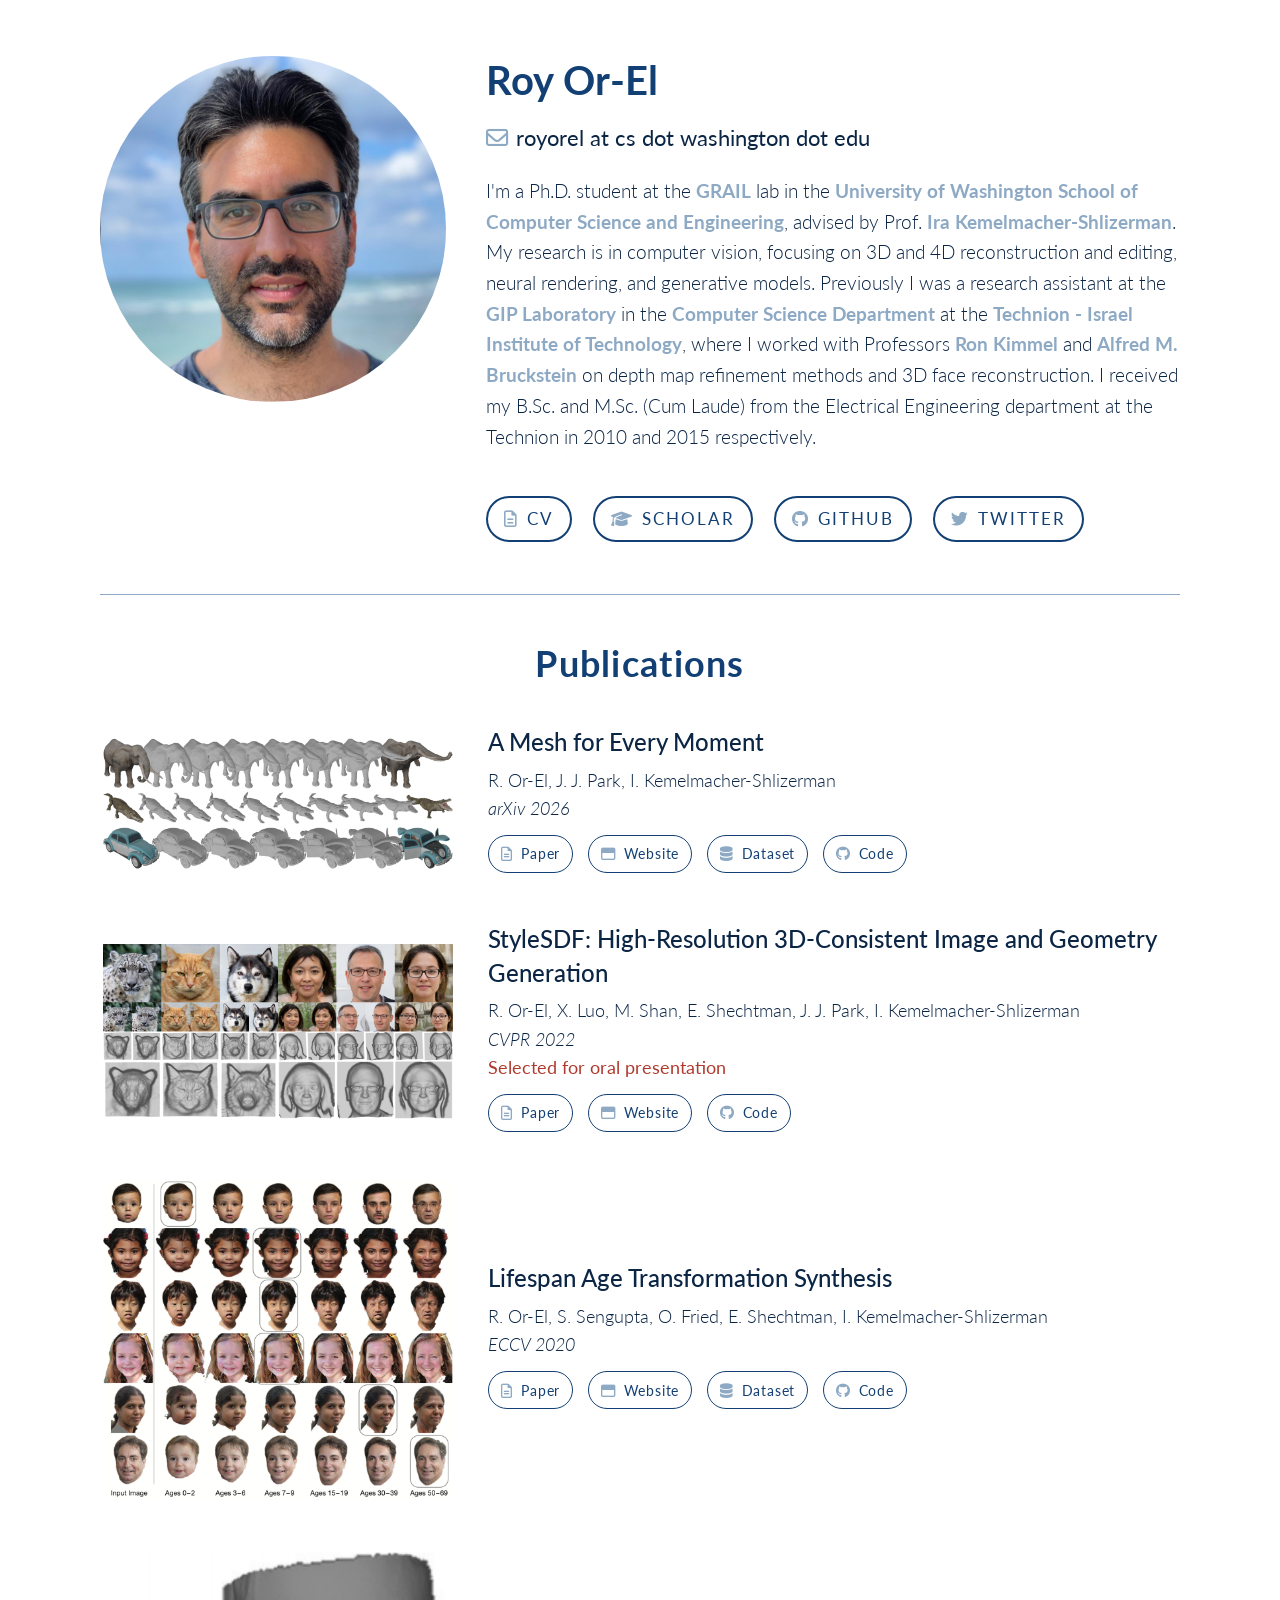
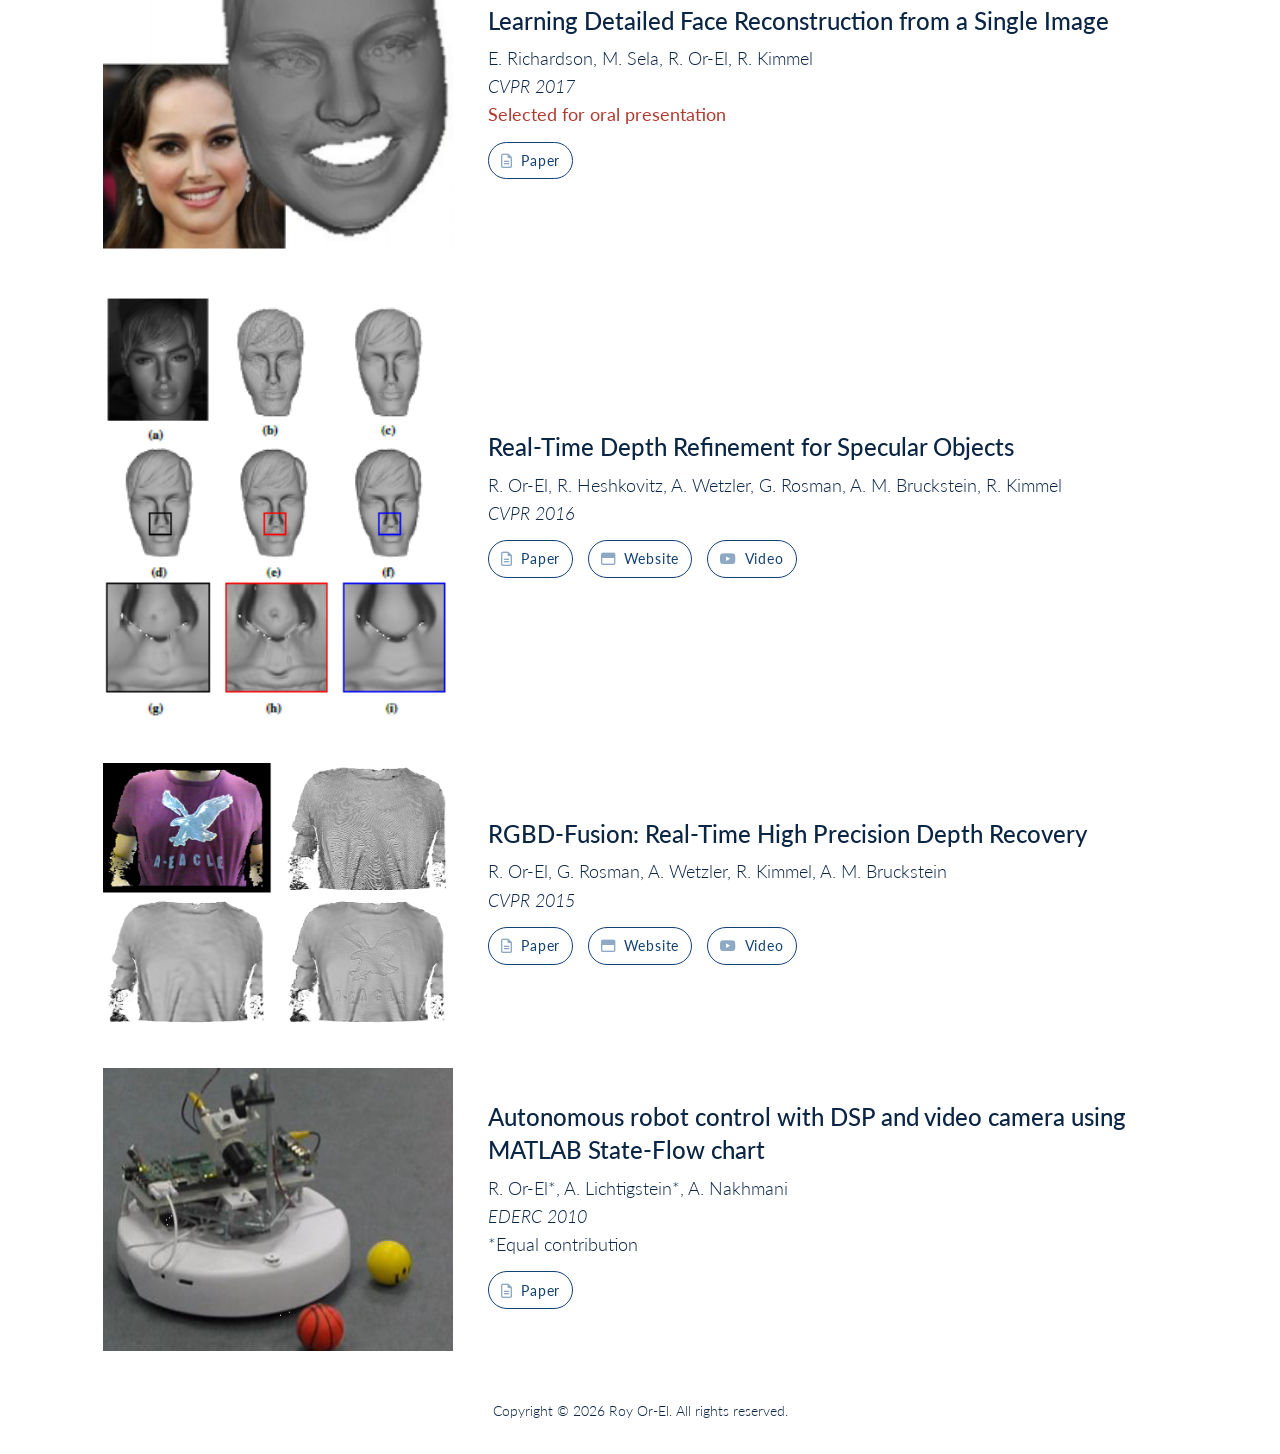
<file: index.html>
<!DOCTYPE html>
<html lang="en">
  <head>
    <meta charset="utf-8">
    <meta name="viewport" content="width=device-width, initial-scale=1">
    <title>Roy Or-El</title>
    <link rel="preconnect" href="https://fonts.googleapis.com">
    <link rel="stylesheet" href="https://fonts.googleapis.com/css2?family=Lato:wght@300;400;500;700&display=swap">
    <link rel="stylesheet" href="https://cdnjs.cloudflare.com/ajax/libs/font-awesome/6.5.2/css/all.min.css">
    <link rel="stylesheet" href="site.css">
  </head>
  <body>
    <main>

      <section class="intro">
        <div class="photo"><img src="images/avatar.png" alt="Roy Or-El"></div>
        <div class="about">
          <h1>Roy Or-El</h1>
          <p class="email"><i class="far fa-envelope icon"></i>royorel at cs dot washington dot edu</p>
          <p>I'm a Ph.D. student at the <a target="_blank" href="http://grail.cs.washington.edu/">GRAIL</a> lab in the
            <a target="_blank" href="https://www.cs.washington.edu/">University of Washington School of Computer Science and Engineering</a>,
            advised by Prof. <a target="_blank" href="https://www.irakemelmacher.com/">Ira Kemelmacher-Shlizerman</a>.
            My research is in computer vision, focusing on 3D and 4D reconstruction and editing, neural rendering, and generative models.
            Previously I was a research assistant at the <a target="_blank" href="http://gip.cs.technion.ac.il/">GIP Laboratory</a>
            in the <a target="_blank" href="http://www.cs.technion.ac.il/">Computer Science Department</a>
            at the <a target="_blank" href="http://www.technion.ac.il/">Technion - Israel Institute of Technology</a>,
            where I worked with Professors <a target="_blank" href="http://www.cs.technion.ac.il/%7Eron/">Ron Kimmel</a>
            and <a target="_blank" href="http://www.cs.technion.ac.il/%7Efreddy/">Alfred M. Bruckstein</a>
            on depth map refinement methods and 3D face reconstruction. I received my B.Sc. and M.Sc. (Cum Laude) from the Electrical Engineering department at the
            Technion in 2010 and 2015 respectively.</p>
          <div class="links">
            <a class="pill" target="_blank" href="files/roy_or_el_cv.pdf"><i class="far fa-file-alt icon"></i>CV</a>
            <a class="pill" target="_blank" href="https://scholar.google.com/citations?user=aj33FN8AAAAJ&amp;hl=en"><i class="fas fa-graduation-cap icon"></i>Scholar</a>
            <a class="pill" target="_blank" href="https://github.com/royorel"><i class="fab fa-github icon"></i>GitHub</a>
            <a class="pill" target="_blank" href="https://twitter.com/royorel"><i class="fab fa-twitter icon"></i>Twitter</a>
          </div>
        </div>
      </section>

      <hr>

      <h2>Publications</h2>

      <!-- One block per paper: thumbnail, title, authors, venue, buttons. -->
      <article class="paper">
        <a class="thumb" target="_blank" href="https://arxiv.org/abs/2611.34939"><img src="images/memo.png" alt=""></a>
        <div class="body">
          <h3>A Mesh for Every Moment</h3>
          <p class="authors">R. Or-El, J. J. Park, I. Kemelmacher-Shlizerman<br><em>arXiv 2026</em></p>
          <a class="pill small" target="_blank" href="https://arxiv.org/abs/2611.34939"><i class="far fa-file-alt icon"></i>Paper</a>
          <a class="pill small" target="_blank" href="https://memo-4d.github.io/"><i class="far fa-window-maximize icon"></i>Website</a>
          <a class="pill small" target="_blank" href="https://github.com/royorel/Blender-Moments"><i class="fas fa-database icon"></i>Dataset</a>
          <a class="pill small" target="_blank" href="https://github.com/royorel/MEMO"><i class="fab fa-github icon"></i>Code</a>
        </div>
      </article>

      <article class="paper">
        <a class="thumb" target="_blank" href="files/stylesdf.pdf"><img src="images/stylesdf.png" alt=""></a>
        <div class="body">
          <h3>StyleSDF: High-Resolution 3D-Consistent Image and Geometry Generation</h3>
          <p class="authors">R. Or-El, X. Luo, M. Shan, E. Shechtman, J. J. Park, I. Kemelmacher-Shlizerman<br><em>CVPR 2022</em><br>
            <span class="note">Selected for oral presentation</span></p>
          <a class="pill small" target="_blank" href="files/stylesdf.pdf"><i class="far fa-file-alt icon"></i>Paper</a>
          <a class="pill small" target="_blank" href="https://stylesdf.github.io/"><i class="far fa-window-maximize icon"></i>Website</a>
          <a class="pill small" target="_blank" href="https://github.com/royorel/StyleSDF"><i class="fab fa-github icon"></i>Code</a>
        </div>
      </article>

      <article class="paper">
        <a class="thumb" target="_blank" href="files/Lifespan_Age_Transformation_Synthesis.pdf"><img src="images/age_synthesis.png" alt=""></a>
        <div class="body">
          <h3>Lifespan Age Transformation Synthesis</h3>
          <p class="authors">R. Or-El, S. Sengupta, O. Fried, E. Shechtman, I. Kemelmacher-Shlizerman<br><em>ECCV 2020</em></p>
          <a class="pill small" target="_blank" href="files/Lifespan_Age_Transformation_Synthesis.pdf"><i class="far fa-file-alt icon"></i>Paper</a>
          <a class="pill small" target="_blank" href="https://grail.cs.washington.edu/projects/lifespan_age_transformation_synthesis/"><i class="far fa-window-maximize icon"></i>Website</a>
          <a class="pill small" target="_blank" href="https://github.com/royorel/FFHQ-Aging-Dataset"><i class="fas fa-database icon"></i>Dataset</a>
          <a class="pill small" target="_blank" href="https://github.com/royorel/Lifespan_Age_Transformation_Synthesis"><i class="fab fa-github icon"></i>Code</a>
        </div>
      </article>

      <article class="paper">
        <a class="thumb" target="_blank" href="files/learning-detailed-face_cvpr.pdf"><img src="images/learning-detailed-face_cvpr.png" alt=""></a>
        <div class="body">
          <h3>Learning Detailed Face Reconstruction from a Single Image</h3>
          <p class="authors">E. Richardson, M. Sela, R. Or-El, R. Kimmel<br><em>CVPR 2017</em><br>
            <span class="note">Selected for oral presentation</span></p>
          <a class="pill small" target="_blank" href="files/learning-detailed-face_cvpr.pdf"><i class="far fa-file-alt icon"></i>Paper</a>
        </div>
      </article>

      <article class="paper">
        <a class="thumb" target="_blank" href="files/specular_depth_refinement.pdf"><img src="images/specular_depth_refinement.png" alt=""></a>
        <div class="body">
          <h3>Real-Time Depth Refinement for Specular Objects</h3>
          <p class="authors">R. Or-El, R. Heshkovitz, A. Wetzler, G. Rosman, A. M. Bruckstein, R. Kimmel<br><em>CVPR 2016</em></p>
          <a class="pill small" target="_blank" href="files/specular_depth_refinement.pdf"><i class="far fa-file-alt icon"></i>Paper</a>
          <a class="pill small" target="_blank" href="https://cs.technion.ac.il/%7Eroyorel/specular_depth_refinement.html"><i class="far fa-window-maximize icon"></i>Website</a>
          <a class="pill small" target="_blank" href="https://www.youtube.com/watch?v=hoIKMitKom0"><i class="fab fa-youtube icon"></i>Video</a>
        </div>
      </article>

      <article class="paper">
        <a class="thumb" target="_blank" href="files/0577.pdf"><img src="images/rgbd_fusion.png" alt=""></a>
        <div class="body">
          <h3>RGBD-Fusion: Real-Time High Precision Depth Recovery</h3>
          <p class="authors">R. Or-El, G. Rosman, A. Wetzler, R. Kimmel, A. M. Bruckstein<br><em>CVPR 2015</em></p>
          <a class="pill small" target="_blank" href="files/0577.pdf"><i class="far fa-file-alt icon"></i>Paper</a>
          <a class="pill small" target="_blank" href="https://cs.technion.ac.il/%7Eroyorel/rgbd_fusion.html"><i class="far fa-window-maximize icon"></i>Website</a>
          <a class="pill small" target="_blank" href="https://www.youtube.com/watch?v=5nLnOTyrd-s"><i class="fab fa-youtube icon"></i>Video</a>
        </div>
      </article>

      <article class="paper">
        <a class="thumb" target="_blank" href="files/Autonomous_Robot_Control.pdf"><img src="images/robot.png" alt=""></a>
        <div class="body">
          <h3>Autonomous robot control with DSP and video camera using MATLAB State-Flow chart</h3>
          <p class="authors">R. Or-El*, A. Lichtigstein*, A. Nakhmani<br><em>EDERC 2010</em><br>*Equal contribution</p>
          <a class="pill small" target="_blank" href="files/Autonomous_Robot_Control.pdf"><i class="far fa-file-alt icon"></i>Paper</a>
        </div>
      </article>

      <footer>Copyright © 2026 Roy Or-El. All rights reserved.</footer>

    </main>
  </body>
</html>
</file>
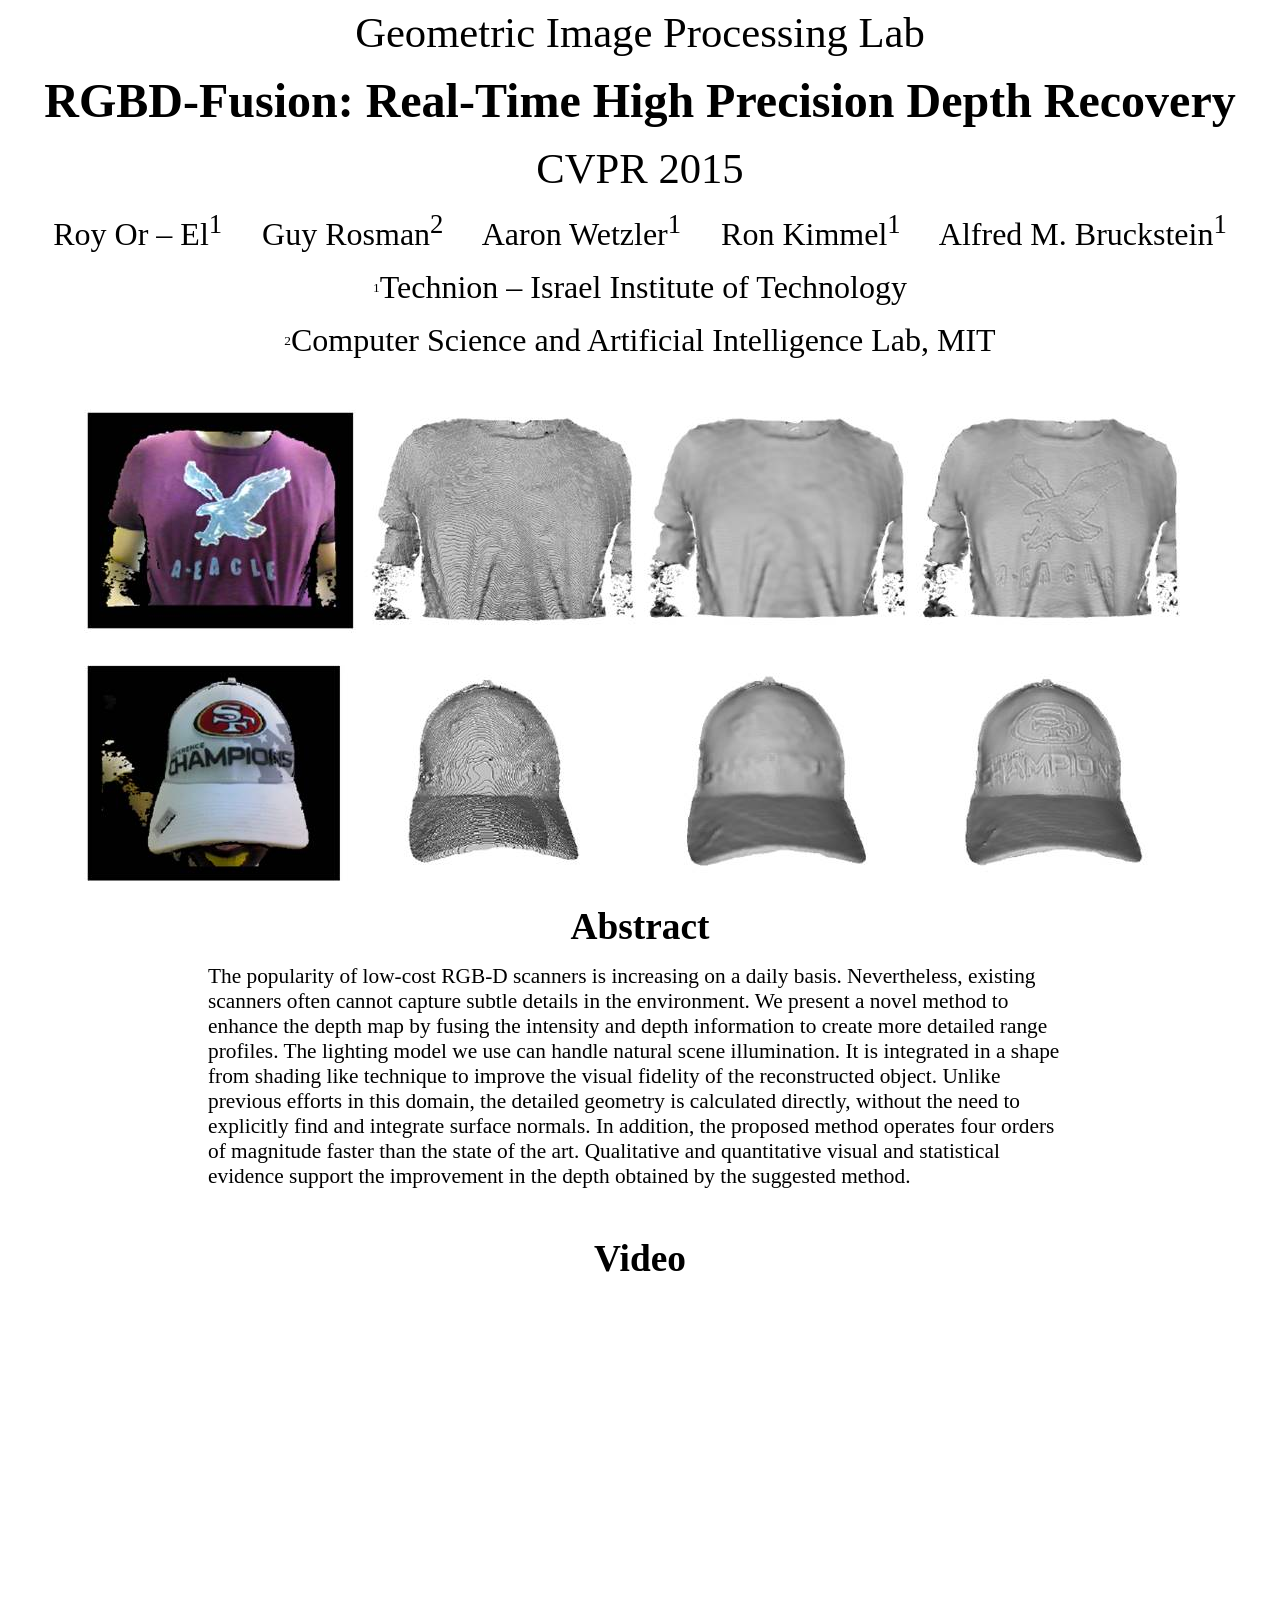
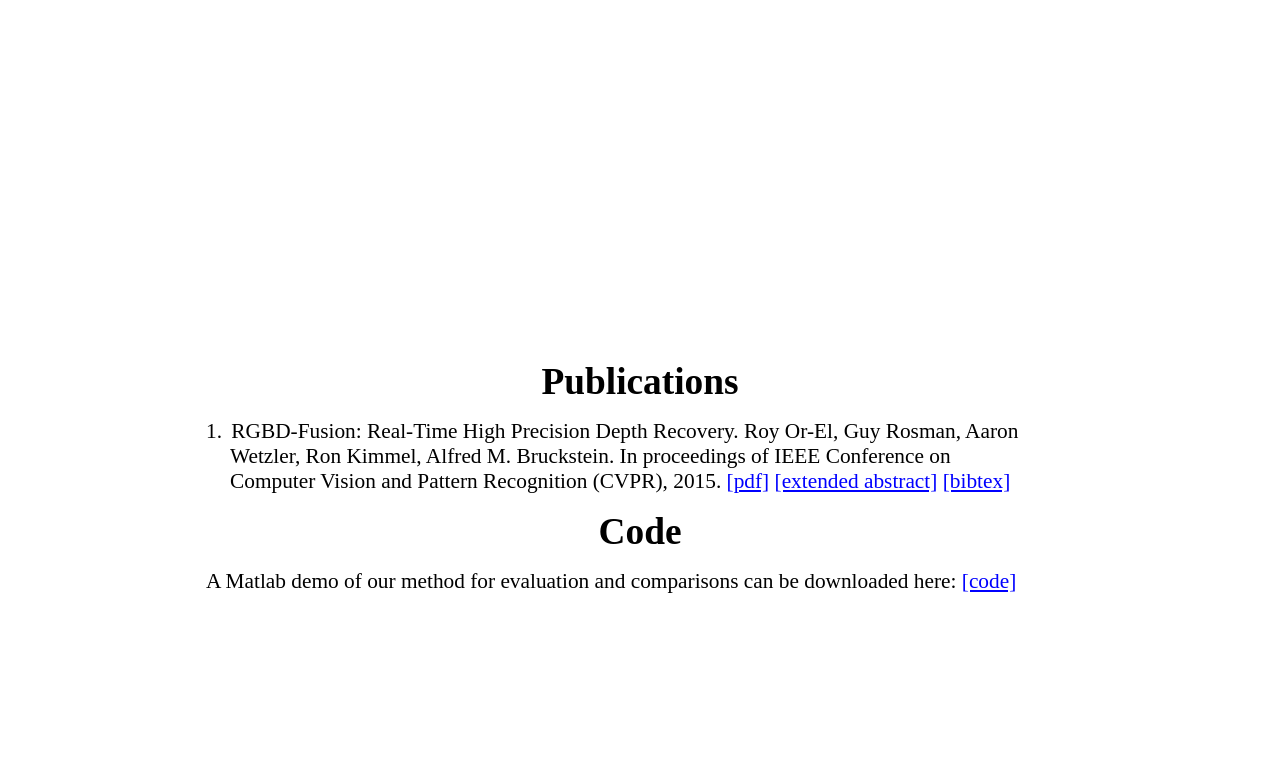
<file: rgbd_fusion.html>
<html xmlns:v="urn:schemas-microsoft-com:vml"
xmlns:o="urn:schemas-microsoft-com:office:office"
xmlns:w="urn:schemas-microsoft-com:office:word"
xmlns:m="http://schemas.microsoft.com/office/2004/12/omml"
xmlns="http://www.w3.org/TR/REC-html40">

<head>
<meta http-equiv=Content-Type content="text/html; charset=windows-1252">
<meta name=ProgId content=Word.Document>
<meta name=Generator content="Microsoft Word 14">
<meta name=Originator content="Microsoft Word 14">
<link rel=File-List href="rgbd_fusion_files/filelist.xml">
<link rel=Edit-Time-Data href="rgbd_fusion_files/editdata.mso">
<!--[if !mso]>
<style>
v\:* {behavior:url(#default#VML);}
o\:* {behavior:url(#default#VML);}
w\:* {behavior:url(#default#VML);}
.shape {behavior:url(#default#VML);}
</style>
<![endif]-->
<title>RGBD-Fusion</title>
<!--[if gte mso 9]><xml>
 <o:DocumentProperties>
  <o:Author>Roy Or-El</o:Author>
  <o:LastAuthor>Roy Or-El</o:LastAuthor>
  <o:Revision>2</o:Revision>
  <o:TotalTime>17</o:TotalTime>
  <o:Created>2015-04-16T21:29:00Z</o:Created>
  <o:LastSaved>2015-04-16T21:29:00Z</o:LastSaved>
  <o:Pages>2</o:Pages>
  <o:Words>288</o:Words>
  <o:Characters>1644</o:Characters>
  <o:Lines>13</o:Lines>
  <o:Paragraphs>3</o:Paragraphs>
  <o:CharactersWithSpaces>1929</o:CharactersWithSpaces>
  <o:Version>14.00</o:Version>
 </o:DocumentProperties>
</xml><![endif]-->
<link rel=themeData href="rgbd_fusion_files/themedata.thmx">
<link rel=colorSchemeMapping href="rgbd_fusion_files/colorschememapping.xml">

</head>

<body lang=EN-US link=blue vlink=purple style='tab-interval:.5in'>

<div class=WordSection1>

<p class=MsoNormal align=center style='mso-margin-top-alt:auto;mso-margin-bottom-alt:
auto;text-align:center'><span style='font-size:32.0pt'>Geometric Image
Processing Lab</span></p>

<p class=MsoNormal align=center style='mso-margin-top-alt:auto;mso-margin-bottom-alt:
auto;text-align:center'><b><span style='font-size:36.0pt'>RGBD-Fusion:
Real-Time High Precision Depth Recovery</span></b></p>

<p class=MsoNormal align=center style='mso-margin-top-alt:auto;mso-margin-bottom-alt:
auto;text-align:center'><span style='font-size:32.0pt'>CVPR 2015</span></p>

<p class=MsoNormal align=center style='mso-margin-top-alt:auto;mso-margin-bottom-alt:
auto;text-align:center'><span style='font-size:24.0pt'>Roy <span class=GramE><span
class=grame>Or</span></span> � El<sup>1</sup>&nbsp;&nbsp;&nbsp;&nbsp;&nbsp;Guy
Rosman<sup>2</sup>&nbsp;&nbsp; &nbsp;&nbsp;Aaron Wetzler<sup>1</sup>&nbsp;
&nbsp;&nbsp;&nbsp;Ron Kimmel<sup>1</sup>&nbsp;&nbsp; &nbsp;&nbsp;Alfred M.
Bruckstein<sup>1</sup></span></p>

<p class=MsoNormal align=center style='mso-margin-top-alt:auto;text-align:center'><sup>1</sup><span
style='font-size:24.0pt'>Technion � Israel Institute of Technology</span></p>

<p class=MsoNormal align=center style='mso-margin-top-alt:auto;text-align:center'><sup>2</sup><span
style='font-size:24.0pt'>Computer Science and Artificial Intelligence Lab, MIT</span></p>

<p class=MsoNormal align=center style='mso-margin-top-alt:auto;text-align:center'>&nbsp;</p>

<p class=MsoNormal align=center style='mso-margin-top-alt:auto;mso-margin-bottom-alt:
auto;text-align:center'><span style='mso-no-proof:yes'><img width=1113
height=480 id="_x0000_i1025" src="projectpage/image001.jpg"></span></p>

<p class=MsoNormal align=center style='mso-margin-top-alt:auto;mso-margin-bottom-alt:
auto;text-align:center'><b><span style='font-size:28.0pt'>Abstract</span></b></p>

<p class=MsoNormal style='margin-top:0in;margin-right:150.0pt;margin-bottom:
0in;margin-left:150.0pt;margin-bottom:.0001pt;text-autospace:none'><span
style='font-size:16.0pt'>The popularity of low-cost RGB-D scanners is
increasing on a daily basis. Nevertheless, existing scanners often cannot
capture subtle details in the environment. We present a novel method to enhance
the depth map by fusing the intensity and depth information to create more
detailed range profiles. The lighting model we use can handle natural scene
illumination. It is integrated in a shape from shading like technique to
improve the visual fidelity of the reconstructed object. Unlike previous
efforts in this domain, the detailed geometry is calculated directly, without
the need to explicitly find and integrate surface <span class=SpellE><span
class=spelle>normals</span></span>. In addition, the proposed method operates
four orders of magnitude faster than the state of the art. Qualitative and
quantitative visual and statistical evidence support the improvement in the
depth obtained by the suggested method.<o:p></o:p></span></p>

<p class=MsoNormal style='mso-margin-top-alt:auto;text-autospace:none'><span
style='font-size:10.0pt'>&nbsp;</span></p>

<p class=MsoNormal align=center style='mso-margin-top-alt:auto;mso-margin-bottom-alt:
auto; text-align:center; text-autospace:none'><b><span style='font-size:28.0pt'>Video<o:p></o:p></span></b></p>

<p class=MsoNormal align=center style='mso-margin-top-alt:auto;text-align:center;
text-autospace:none'><span style='font-size:14.0pt'>

<center><iframe width=1120 height=630 
 src="https://www.youtube.com/embed/5nLnOTyrd-s?rel=0" frameborder=0
 allowfullscreen>
</iframe></center>

&nbsp;</span></p>

<p class=MsoNormal align=center style='mso-margin-top-alt:auto;mso-margin-bottom-alt:
auto;text-align:center;text-autospace:none'><b><span style='font-size:28.0pt'>Publications<o:p></o:p></span></b></p>

<p class=MsoListParagraph style='margin-top:0in;margin-right:173.25pt;
margin-bottom:0in;margin-left:166.5pt;margin-bottom:.0001pt;mso-add-space:auto;
text-indent:-.25in;mso-list:l0 level1 lfo2;tab-stops:list .5in'><![if !supportLists]><span
style='font-size:16.0pt;font-family:"Calibri","sans-serif";mso-ascii-theme-font:
minor-latin;mso-fareast-font-family:Calibri;mso-fareast-theme-font:minor-latin;
mso-hansi-theme-font:minor-latin;mso-bidi-font-family:Calibri;mso-bidi-theme-font:
minor-latin'><span style='mso-list:Ignore'>1.<span style='font:7.0pt "Times New Roman"'>&nbsp;&nbsp;&nbsp;
</span></span></span><![endif]><span dir=LTR></span><span style='font-size:
16.0pt;font-family:"Calibri","sans-serif";mso-ascii-theme-font:minor-latin;
mso-hansi-theme-font:minor-latin'>RGBD-Fusion: Real-Time High Precision Depth
Recovery. Roy Or-El, Guy <span class=SpellE><span class=spelle><span
style='font-family:"Calibri","sans-serif";mso-ascii-theme-font:minor-latin;
mso-hansi-theme-font:minor-latin'>Rosman</span></span></span>, Aaron <span
class=SpellE><span class=spelle><span style='font-family:"Calibri","sans-serif";
mso-ascii-theme-font:minor-latin;mso-hansi-theme-font:minor-latin'>Wetzler</span></span></span>,
Ron Kimmel, Alfred M. <span class=SpellE><span class=spelle><span
style='font-family:"Calibri","sans-serif";mso-ascii-theme-font:minor-latin;
mso-hansi-theme-font:minor-latin'>Bruckstein</span></span></span>. In
proceedings of IEEE Conference on Computer Vision and Pattern Recognition
(CVPR), 2015. </span><span style='font-size:16.0pt'><a
href="projectpage/rgbd_fusion.pdf" target="_blank">[pdf]</a> <a
href="projectpage/rgbd_fusion_ext.pdf" target="_blank">[extended abstract]</a> <a
href="rgbd_fusion_bib.bib" target="_blank" title=bibtex>[bibtex]</a></span><span
style='font-size:16.0pt;font-family:"Calibri","sans-serif";mso-ascii-theme-font:
minor-latin;mso-hansi-theme-font:minor-latin'><o:p></o:p></span></p>

<p class=MsoNormal align=center style='mso-margin-top-alt:auto;mso-margin-bottom-alt:
auto;text-align:center;text-autospace:none'><b><span style='font-size:28.0pt'>Code<o:p></o:p></span></b></p>

<p class=MsoNormal style='margin-left:148.5pt;text-autospace:none'><span
style='font-size:16.0pt;font-family:"Calibri","sans-serif";mso-ascii-theme-font:
minor-latin;mso-hansi-theme-font:minor-latin'>A <span class=SpellE><span
class=spelle><span style='font-family:"Calibri","sans-serif";mso-ascii-theme-font:
minor-latin;mso-hansi-theme-font:minor-latin'>Matlab</span></span></span> demo
of our method for evaluation and comparisons can be downloaded here:</span><span
style='font-size:16.0pt'>&nbsp;<a href="projectpage/rgbd_fusion.zip">[code]</a></span></p>

<p class=MsoNormal align=center style='mso-margin-top-alt:auto;text-align:center;
text-autospace:none'><span style='font-size:16.0pt;font-family:"Calibri","sans-serif";
mso-ascii-theme-font:minor-latin;mso-hansi-theme-font:minor-latin'><o:p>&nbsp;</o:p></span></p>

<p class=MsoNormal align=center style='mso-margin-top-alt:auto;text-align:center;
text-autospace:none'><o:p>&nbsp;</o:p></p>

<p class=MsoNormal align=center style='mso-margin-top-alt:auto;text-align:center;
text-autospace:none'>&nbsp;</p>

<p class=MsoNormal style='mso-margin-top-alt:auto;text-autospace:none'><span
style='font-size:10.0pt;font-family:"NimbusRomNo9L-ReguItal","serif"'>&nbsp;</span></p>

<p class=MsoNormal align=center style='mso-margin-top-alt:auto;text-align:center;
text-autospace:none'>&nbsp;</p>

</div>

</body>

</html>
</file>
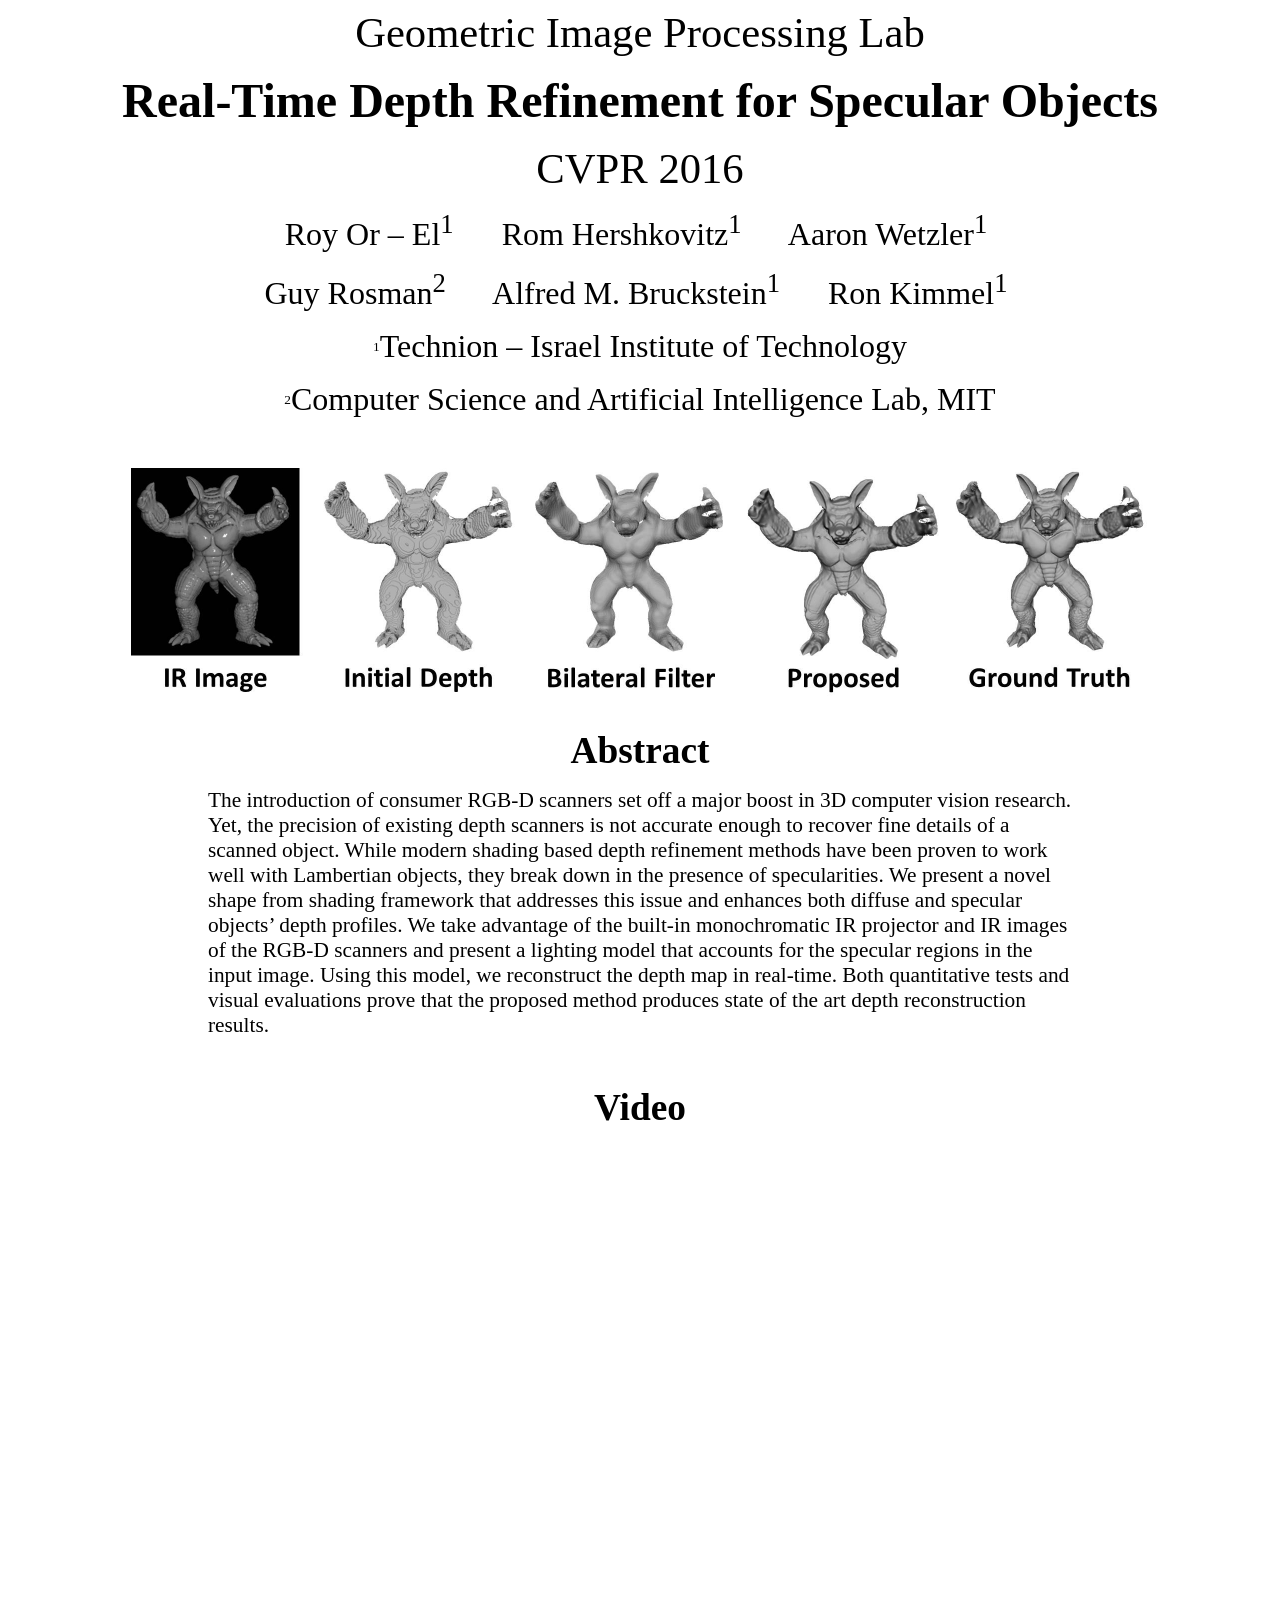
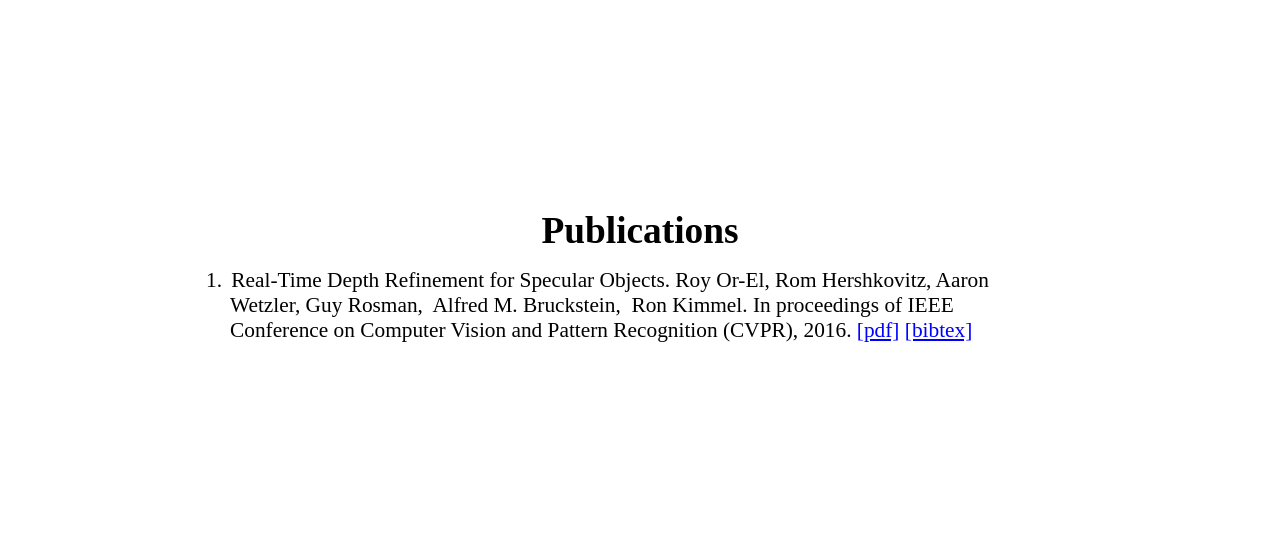
<file: specular_depth_refinement.html>
<html xmlns:v="urn:schemas-microsoft-com:vml" xmlns:o="urn:schemas-microsoft-com:office:office"

  xmlns:w="urn:schemas-microsoft-com:office:word" xmlns:m="http://schemas.microsoft.com/office/2004/12/omml"

  xmlns="http://www.w3.org/TR/REC-html40">
  <head>
    <meta content="text/html; charset=windows-1252" http-equiv="content-type">
    <meta name="ProgId" content="Word.Document">
    <meta name="Generator" content="Microsoft Word 14">
    <meta name="Originator" content="Microsoft Word 14">
    <link rel="File-List" href="rgbd_fusion_files/filelist.xml">
    <link rel="Edit-Time-Data" href="rgbd_fusion_files/editdata.mso">
    <!--[if !mso]>
<style>v\:* {behavior:url(#default#VML);}o\:* {behavior:url(#default#VML);}w\:* {behavior:url(#default#VML);}.shape {behavior:url(#default#VML);}</style><![endif]-->
    <title>Real-Time Depth Refinement for Specular Objects</title>
    <!--[if gte mso 9]><xml>
 <o:DocumentProperties>  <o:Author>Roy Or-El</o:Author>  <o:LastAuthor>Roy Or-El</o:LastAuthor>  <o:Revision>2</o:Revision>  <o:TotalTime>17</o:TotalTime>  <o:Created>2015-04-16T21:29:00Z</o:Created>  <o:LastSaved>2015-04-16T21:29:00Z</o:LastSaved>  <o:Pages>2</o:Pages>  <o:Words>288</o:Words>  <o:Characters>1644</o:Characters>  <o:Lines>13</o:Lines>  <o:Paragraphs>3</o:Paragraphs>  <o:CharactersWithSpaces>1929</o:CharactersWithSpaces>  <o:Version>14.00</o:Version> </o:DocumentProperties></xml><![endif]-->
    <link rel="themeData" href="rgbd_fusion_files/themedata.thmx">
    <link rel="colorSchemeMapping" href="rgbd_fusion_files/colorschememapping.xml">
  </head>
  <body style="       tab-interval:.5in" lang="EN-US" link="blue" vlink="purple">
    <div class="WordSection1">
      <p class="MsoNormal" style="mso-margin-top-alt:auto;mso-margin-bottom-alt:
auto;text-align:center" align="center"><span style="font-size:32.0pt">Geometric
          Image Processing Lab</span></p>
      <p class="MsoNormal" style="mso-margin-top-alt:auto;mso-margin-bottom-alt:
auto;text-align:center" align="center"><b><span style="font-size:36.0pt">Real-Time
            Depth Refinement for Specular Objects<br>
          </span></b></p>
      <p class="MsoNormal" style="mso-margin-top-alt:auto;mso-margin-bottom-alt:
auto;text-align:center" align="center"><span style="font-size:32.0pt">CVPR 2016</span></p>
      <p class="MsoNormal" style="mso-margin-top-alt:auto;mso-margin-bottom-alt:
auto;text-align:center" align="center"><span style="font-size:24.0pt">Roy <span

            class="GramE"><span class="grame">Or</span></span> � El<sup>1</sup>&nbsp;&nbsp;&nbsp;&nbsp;&nbsp;
          Rom Hershkovitz</span><span style="font-size:24.0pt"><span style="font-size:24.0pt"><sup>1</sup></span>&nbsp;&nbsp;&nbsp;&nbsp;&nbsp;
          Aaron Wetzler<sup>1</sup>&nbsp; </span><span style="font-size:24.0pt"><span

            style="font-size:24.0pt"><br>
          </span></span></p>
      <p class="MsoNormal" style="mso-margin-top-alt:auto;mso-margin-bottom-alt:
auto;text-align:center" align="center"><span style="font-size:24.0pt"><span style="font-size:24.0pt">Guy
            Rosman<sup>2</sup></span>&nbsp;&nbsp;&nbsp;&nbsp;&nbsp; Alfred M.
          Bruckstein<sup>1</sup></span><span style="font-size:24.0pt">&nbsp;&nbsp;&nbsp;&nbsp;&nbsp;
          Ron Kimmel<sup>1</sup>&nbsp; </span></p>
      <p class="MsoNormal" style="mso-margin-top-alt:auto;text-align:center" align="center"><sup>1</sup><span

          style="font-size:24.0pt">Technion � Israel Institute of Technology</span></p>
      <p class="MsoNormal" style="mso-margin-top-alt:auto;text-align:center" align="center"><sup>2</sup><span

          style="font-size:24.0pt">Computer Science and Artificial Intelligence
          Lab, MIT</span></p>
      <p class="MsoNormal" style="mso-margin-top-alt:auto;text-align:center" align="center">&nbsp;</p>
      <p class="MsoNormal" style="mso-margin-top-alt:auto;mso-margin-bottom-alt:
auto;text-align:center" align="center"><span style="mso-no-proof:yes"><img 
            src="projectpage/spec_refinement_image.jpg" height="245" width="1019"></span></p>
      <p class="MsoNormal" style="mso-margin-top-alt:auto;mso-margin-bottom-alt:
auto;text-align:center" align="center"><b><span style="font-size:28.0pt">Abstract</span></b></p>
      <p class="MsoNormal" style="margin-top:0in;margin-right:150.0pt;margin-bottom:
0in;margin-left:150.0pt;margin-bottom:.0001pt;text-autospace:none"><span style="font-size:16.0pt">The
          introduction of consumer RGB-D scanners set off a major boost in 3D
          computer vision research. Yet, the precision of existing depth
          scanners is not accurate enough to recover fine details of a scanned
          object. While modern shading based depth refinement methods have been
          proven to work well with Lambertian objects, they break down in the
          presence of specularities. We present a novel shape from shading
          framework that addresses this issue and enhances both diffuse and
          specular objects� depth profiles. We take advantage of the built-in
          monochromatic IR projector and IR images of the RGB-D scanners and
          present a lighting model that accounts for the specular regions in the input image. Using
          this model, we reconstruct the depth map in real-time. Both
          quantitative tests and visual evaluations prove that the proposed
          method produces state of the art depth reconstruction results.<br>
          <span style="font-size:16.0pt"><o:p></o:p></span></span></p>
      <p class="MsoNormal" style="mso-margin-top-alt:auto;text-autospace:none"><span

          style="font-size:10.0pt">&nbsp;</span></p>
      <p class="MsoNormal" style="mso-margin-top-alt:auto;mso-margin-bottom-alt:
auto; text-align:center; text-autospace:none" align="center"><b><span style="font-size:28.0pt">Video<o:p></o:p></span></b></p>
      <p class="MsoNormal" style="mso-margin-top-alt:auto;text-align:center;
text-autospace:none" align="center"><span style="font-size:14.0pt"> </span></p>
      <center><iframe src="https://www.youtube.com/embed/hoIKMitKom0?rel=0" allowfullscreen=""

          frameborder="0" height="630" width="1120"></iframe></center>
      &nbsp;
      <p class="MsoNormal" style="mso-margin-top-alt:auto;mso-margin-bottom-alt:
auto;text-align:center;text-autospace:none" align="center"><b><span style="font-size:28.0pt">Publications<o:p></o:p></span></b></p>
      <p class="MsoListParagraph" style="margin-top:0in;margin-right:173.25pt;
margin-bottom:0in;margin-left:166.5pt;margin-bottom:.0001pt;mso-add-space:auto;text-indent:-.25in;mso-list:l0 level1 lfo2;tab-stops:list .5in"><!--[if !supportLists]--><span

          style="font-size:16.0pt;font-family:&quot;Calibri&quot;,&quot;sans-serif&quot;;mso-ascii-theme-font:
minor-latin;mso-fareast-font-family:Calibri;mso-fareast-theme-font:minor-latin;mso-hansi-theme-font:minor-latin;mso-bidi-font-family:Calibri;mso-bidi-theme-font:minor-latin"><span

            style="mso-list:Ignore">1.<span style="font:7.0pt &quot;Times New Roman&quot;">&nbsp;&nbsp;&nbsp;
              </span></span></span><!--[endif]--><span dir="LTR"></span><span style="font-size:
16.0pt;font-family:&quot;Calibri&quot;,&quot;sans-serif&quot;;mso-ascii-theme-font:minor-latin;mso-hansi-theme-font:minor-latin">Real-Time
          Depth Refinement for Specular Objects. Roy Or-El, Rom Hershkovitz, </span><span

          style="font-size:
16.0pt;font-family:&quot;Calibri&quot;,&quot;sans-serif&quot;;mso-ascii-theme-font:minor-latin;mso-hansi-theme-font:minor-latin"><span

            style="font-size:
16.0pt;font-family:&quot;Calibri&quot;,&quot;sans-serif&quot;;mso-ascii-theme-font:minor-latin;mso-hansi-theme-font:minor-latin">Aaron
            <span class="SpellE"><span class="spelle"><span style="font-family:&quot;Calibri&quot;,&quot;sans-serif&quot;;
mso-ascii-theme-font:minor-latin;mso-hansi-theme-font:minor-latin">Wetzler</span></span></span>,
          </span>Guy <span class="SpellE"><span class="spelle"><span style="font-family:&quot;Calibri&quot;,&quot;sans-serif&quot;;mso-ascii-theme-font:minor-latin;
mso-hansi-theme-font:minor-latin">Rosman</span></span></span>,&nbsp; Alfred M. <span

            class="SpellE"><span class="spelle"><span style="font-family:&quot;Calibri&quot;,&quot;sans-serif&quot;;mso-ascii-theme-font:minor-latin;
mso-hansi-theme-font:minor-latin">Bruckstein</span></span></span>,&nbsp;</span><span

          style="font-size:
16.0pt;font-family:&quot;Calibri&quot;,&quot;sans-serif&quot;;mso-ascii-theme-font:minor-latin;mso-hansi-theme-font:minor-latin"><span

            style="font-size:
16.0pt;font-family:&quot;Calibri&quot;,&quot;sans-serif&quot;;mso-ascii-theme-font:minor-latin;mso-hansi-theme-font:minor-latin">
            Ron Kimmel. </span> In proceedings of IEEE Conference on Computer
          Vision and Pattern Recognition (CVPR), 2016. </span><span style="font-size:16.0pt"><a

            href="projectpage/specular_depth_refinement.pdf" target="_blank">[pdf]</a>
          <a href="specular_depth_refinement_bib.bib" target="_blank" title="bibtex">[bibtex]</a></span><span

          style="font-size:16.0pt;font-family:&quot;Calibri&quot;,&quot;sans-serif&quot;;mso-ascii-theme-font:
minor-latin;mso-hansi-theme-font:minor-latin"><o:p></o:p></span></p>
      <p class="MsoNormal" style="mso-margin-top-alt:auto;text-align:center;
text-autospace:none" align="center"><span style="font-size:16.0pt;font-family:&quot;Calibri&quot;,&quot;sans-serif&quot;;
mso-ascii-theme-font:minor-latin;mso-hansi-theme-font:minor-latin"><o:p>&nbsp;</o:p></span></p>
      <p class="MsoNormal" style="mso-margin-top-alt:auto;text-align:center;
text-autospace:none" align="center"><o:p>&nbsp;</o:p></p>
      <p class="MsoNormal" style="mso-margin-top-alt:auto;text-align:center;
text-autospace:none" align="center">&nbsp;</p>
      <p class="MsoNormal" style="mso-margin-top-alt:auto;text-autospace:none"><span

          style="font-size:10.0pt;font-family:&quot;NimbusRomNo9L-ReguItal&quot;,&quot;serif&quot;">&nbsp;</span></p>
      <p class="MsoNormal" style="mso-margin-top-alt:auto;text-align:center;
text-autospace:none" align="center">&nbsp;</p>
    </div>
  </body>
</html>
</file>
<file: site.css>
/* Layout and colors after https://jjparkcv.github.io/ */

:root {
  --navy: #134074;
  --ink: #0b2545;
  --slate: #8da9c4;
}

* { box-sizing: border-box; }

body {
  margin: 0;
  padding: 3.5rem 16px 2rem;
  background: #fff;
  color: var(--ink);
  font-family: "Lato", sans-serif;
  font-weight: 300;
  font-size: 1.2rem;
  line-height: 1.6;
}

main { max-width: 1080px; margin: 0 auto; }

a { color: var(--slate); font-weight: 700; text-decoration: none; }
a:hover { text-decoration: underline; }

h1, h2 { color: var(--navy); font-weight: 700; }
h1 { font-size: 2.5rem; margin: 0 0 1rem; line-height: 1.2; }
h2 { font-size: 2.25rem; letter-spacing: .08rem; text-align: center; margin: 0 0 2rem; }

hr { margin: 2.5rem 0; border: 0; border-top: 1px solid var(--slate); }

.icon { color: var(--slate); padding-right: 8px; }

/* Header */

.intro { display: flex; gap: 2.5rem; align-items: flex-start; }
.intro .photo { flex: 0 0 32%; }
.intro .photo img { width: 100%; border-radius: 50%; display: block; }
.intro .about { flex: 1; }
.email { font-size: 1.4rem; font-weight: 400; margin: 0 0 1.25rem; }

.pill {
  display: inline-block;
  padding: .5rem 1rem;
  margin: 1.5rem 1rem .75rem 0;
  border: 2px solid var(--navy);
  border-radius: 25rem;
  color: var(--navy);
  font-weight: 400;
  font-size: 1.05rem;
  letter-spacing: .125rem;
  text-transform: uppercase;
}
.pill:hover { background: #f0f4f8; text-decoration: none; }

/* Publications */

.paper { display: flex; gap: 2rem; align-items: center; margin-bottom: 2.5rem; }
.paper .thumb { flex: 0 0 33%; display: flex; justify-content: center; }
.paper .thumb img { width: 100%; max-width: 350px; height: auto; display: block; }
.paper .body { flex: 1; }
.paper h3 { font-size: 1.5rem; font-weight: 500; line-height: 1.4; margin: 0 0 .5rem; }
.authors { font-size: 1.1rem; margin: 0 0 .75rem; line-height: 1.6; }
.note { color: #b03a2e; font-weight: 400; }

.pill.small {
  padding: .4rem .75rem;
  margin: 0 .6rem .6rem 0;
  border-width: 1px;
  font-size: .9rem;
  letter-spacing: .05rem;
  text-transform: none;
}

footer { text-align: center; font-size: .9rem; margin-top: 3rem; }

/* Phone width: everything in one column */

@media (max-width: 720px) {
  body { padding-top: 2rem; font-size: 1.05rem; }
  .intro, .paper { flex-direction: column; align-items: stretch; gap: 1rem; }
  .intro .photo { flex-basis: auto; width: 60%; max-width: 240px; margin: 0 auto; }
  .paper .thumb { flex-basis: auto; }
  h1 { font-size: 2rem; text-align: center; }
  .email { font-size: 1.15rem; text-align: center; }
  .pill { margin: .5rem .5rem .25rem 0; }
}
</file>
